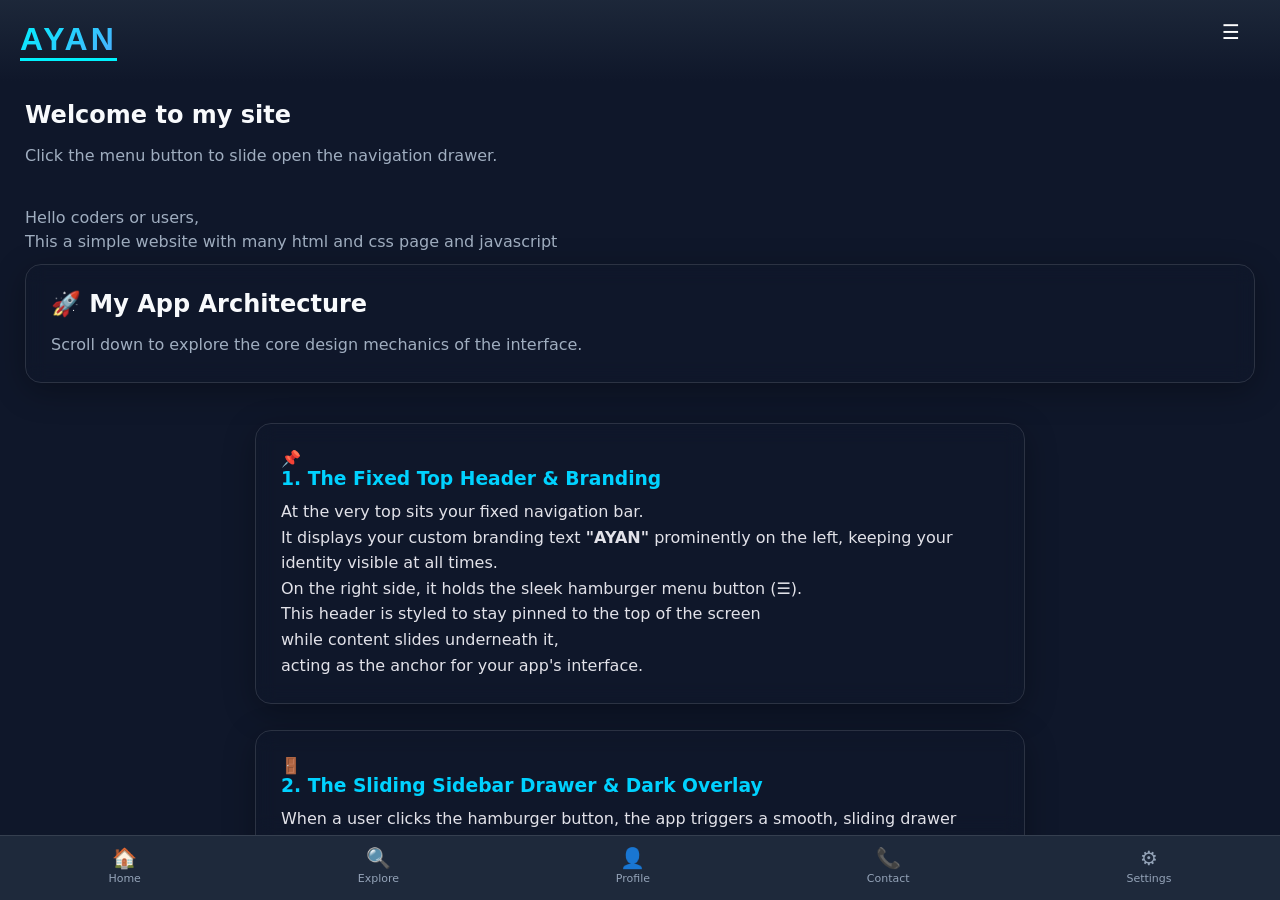
<file: index.html>
<!DOCTYPE html>
<html lang="en">
<head>
  <meta charset="UTF-8">
  <meta name="viewport" content="width=device-width, initial-scale=1.0">
  <title>Ayan App</title>
  <!-- Combined or verified CSS Links -->
  <link rel="stylesheet" href="logo.css">
  <link rel="stylesheet" href="body.css">
  <link rel="stylesheet" href="menubtn.css">
  <link rel="stylesheet" href="style.css">
  <link rel="stylesheet" href="scroll.css">
  <link rel="stylesheet" href="sscrol.css">
</head>
<body>

  <!-- Header Section -->
   <header class="header">
    <div class="logo-container">
        <span class="logo-text">AYAN</span>
    </div>
    <button class="open-btn" id="openBtn" aria-label="Open Menu">☰</button>
  </header>

  <!-- Sliding Sidebar Drawer -->
  <aside class="sidebar" id="sidebar">
    <button class="close-btn" id="closeBtn" aria-label="Close Menu">×</button>
    <div class="logo-container">
      <span class="logo-text">AYAN</span>
    </div>
    <nav class="sidebar-links">
      
         <a href="index.html" class="active">🏠 Home</a>
         <a href="profile.html">👤 About</a>
         <a href="explore.html">🔍 Explore</a>
        <a href="s.html">💻 Projects</a>
        <a href="connect.html">📞 Contact</a>
      
    </nav>
  </aside>

  <!-- Dark Overlay -->
  <div class="overlay" id="overlay"></div>

  <!-- Main Scrolling Viewport Container -->
  <main class="content">
    <div class="main-content">  
      
      <!-- Static Content -->
      <h1>Welcome to my site</h1>
      <p>Click the menu button to slide open the navigation drawer.</p>
      <br><br>
      <div>
        <p>Hello coders or users,<br>This a simple website with many html and css page and javascript</p>
      </div>

      <!-- Intro Header (Appears First on Scroll) -->
      <div class="showcase-intro scroll-animate">
       
        <h1>🚀 My App Architecture</h1> <p>Scroll down to explore the core design mechanics of the interface.</p>
      </div> <!-- The Main Feature Grid Container --> 
      <div class="app-features-container">
        <!-- Feature 1 --> 
        <div class="feature-card scroll-animate">
          <div class="feature-icon">📌</div> 
          <h3>1. The Fixed Top Header & Branding</h3> 
          <p>At the very top sits your fixed navigation bar.
            <br> It displays your custom branding text 
            <strong>"AYAN"</strong> prominently on the left,
            keeping your identity visible at all times.<br> 
            On the right side, it holds the sleek hamburger menu button (☰).<br>
            This header is styled to stay pinned to the top of the screen <br>
            while content slides underneath it, 
            <br>acting as the anchor for your app's interface.
            </p>
        </div>
        <!-- Feature 2 -->
        <div class="feature-card scroll-animate">
          <div class="feature-icon">🚪</div> 
          <h3>2. The Sliding Sidebar Drawer & Dark Overlay</h3>
          <p>When a user clicks the hamburger button, the app triggers a smooth, 
            sliding drawer layout. The menu transitions gracefully from off-screen 
            (left: -250px) to fully visible, containing clean navigation 
            links to your Home, About, Projects, and Contact pages. 
            Simultaneously, a semi-transparent dark background overlay fades in over your main content,<br>
            blurring the background slightly to keep the user focused purely on your menu options.</p>
        </div> 
        <!-- Feature 3 --> 
        <div class="feature-card scroll-animate"> 
          <div class="feature-icon">✨</div>
          <h3>3. The Scroll-to-Appear Main Content</h3>
          <p>As users explore your main page content, 
            <br>elements don't just sit there static—they dynamically wake up.
            <br>By utilizing an automatic visibility observer, text blocks, headers,
            and container boxes stay hidden and slightly lowered by default.<br> 
            The moment a user scrolls down and an item enters the screen view,
            it smoothly slides upward and fades in, creating a high-end, 
            interactive narrative feel.</p>
        </div>
        <!-- Feature 4 --> 
        <div class="feature-card scroll-animate"> 
          <div class="feature-icon">🔔</div>
          <h3>4. The Smart Scroll-Up Alert Box</h3>
          <p>If a user decides to change direction and scroll back upwards,
            <br>the app responds intelligently. 
            <br>A custom floating topic box hidden right beneath the header 
            snaps down into view with a playful, springy bounce animation.
            <br> This temporary alert card is the perfect spot to pitch specific highlights—like 
            a featured app update, a profile spotlight, or a new project announcement—disappearing quietly
            the moment they resume scrolling down.</p> 
        </div>
        <!-- Feature 5 --> 
        <div class="feature-card scroll-animate"> 
          <div class="feature-icon">📱</div>
          <h3>5. The Mobile Bottom Navigation Bar</h3> 
          <p>To maximize responsiveness on smaller mobile devices,
            <br>your layout includes a sticky bottom navigation menu.
            <br> Complete with distinct icons for Home, Explore, Profile,
            and Settings,<br> this bar gives the application a native,
            thumb-friendly app feel.<br> 
            It features a distinct "active" state design that instantly tells users exactly<br>
            which section of your application they are currently viewing.</p> 
        </div> </div> <!-- End of Grid Container --> </div> </div>
  <div class="form-container scroll-animate"> <!-- Your form content goes here --> </div> 
  <!-- Extra dummy space to let you test the scroll features --> 
  <div style="margin-top: 600px;" class="scroll-animate"> 
    <h2>More Content Appears!</h2>
          <p>This smoothly faded in as you scrolled down the page.</p>
      </div>

    </div> <!-- End of main-content -->
  </main> <!-- End of content -->

  <!-- Footer Navigation -->
  <footer>
     <nav class="bottom-nav">
      <a href="index.html" class="nav-item">
        <span class="nav-icon" class="nav-item active">🏠</span>Home
      </a>
      <a href="explore.html" class="nav-item">
        <span class="nav-icon">🔍</span>Explore
      </a>
      <a href="profile.html" class="nav-item">
        <span class="nav-icon">👤</span>Profile
      </a>
      <a href="connect.html" class="nav-item">
        <span class="nav-icon">📞</span>Contact
      </a>
      <a href="setting.html" class="nav-item">
        <span class="nav-icon">⚙️</span>Settings
      </a>
    </nav>
  </footer>

  <!-- Scripts Layout -->
  <script src="script.js"></script>
  <script src="scroll.js"></script>
  <script src="sscrol.js"></script>

</body>
           </html>
</file>
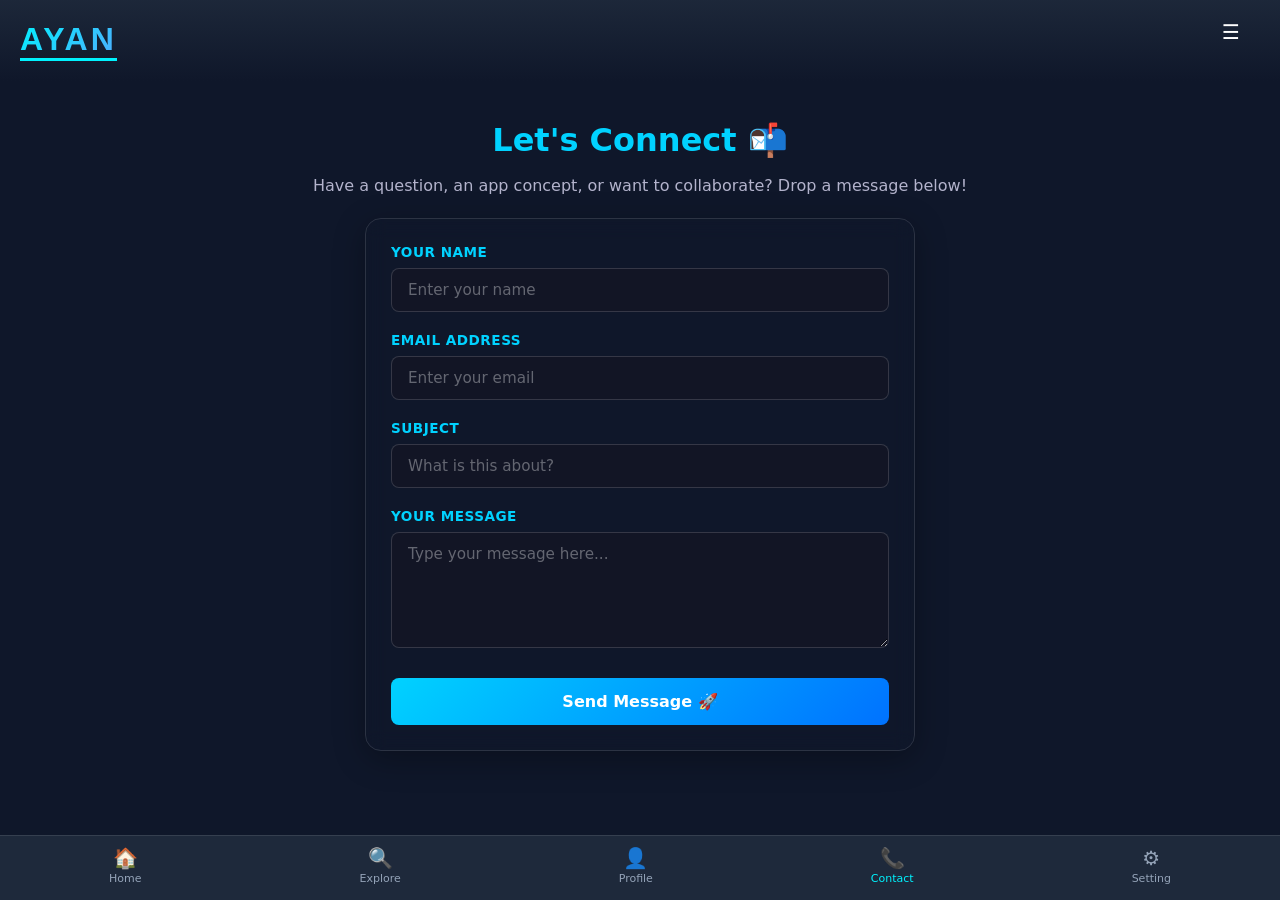
<file: connect.html>
<!DOCTYPE html>
<html lang="en">
<head>
  <meta http-equiv="CONTENT-TYPE" content="text/html; charset=UTF-8">
  <meta name="viewport" content="width=device-width, initial-scale=1.0">
  <title>AYAN | Contact</title>
  <link rel="stylesheet" href="style.css">
  <link rel="stylesheet" href="logo.css">
  <link rel="stylesheet" href="body.css">
  <link rel="stylesheet" href="menubtn.css">
  <link rel="stylesheet" href="scroll.css">
  <link rel="stylesheet" href="connect.css">
</head>
<body>

  <!-- Top Header Section -->
  <div class="header">
    <div class="logo-container">
        <span class="logo-text">AYAN</span>
    </div>
    <button class="open-btn" id="openBtn">☰</button>
  </div>

  <!-- Sliding Sidebar Drawer -->
  <div class="sidebar" id="sidebar">
    <button class="close-btn" id="closeBtn">×</button>
    <div class="logo-container">
      <span class="logo-text">AYAN</span>
    </div>
    <ul class="sidebar-links">
      <li><a href="index.html">🏠 Home</a></li>
      <li><a href="profile.html">👤 About</a></li>
      <li><a href="explore.html">🔍 Explore</a></li>
      <li><a href="s.html">💻 Projects</a></li>
      <li><a href="connect.html" class="active">📞 Contact</a></li>
    </ul>
  </div>

  <!-- Dark Overlay -->
  <div class="overlay" id="overlay"></div>

  <!-- Main Viewport Wrap -->
  <div class="content">
    <div class="main-content">
      
      <!-- Contact Header Block -->
      <div class="contact-intro scroll-animate">
        <h1>Let's Connect 📬</h1>
        <p>Have a question, an app concept, or want to collaborate? Drop a message below!</p>
      </div>

      <!-- Glassmorphic Contact Form Box -->
      <div class="form-container scroll-animate">
        <form action="#" method="POST" id="contactForm">
          
          <div class="input-group">
            <label for="name">Your Name</label>
            <input type="text" id="name" name="name" placeholder="Enter your name" required>
          </div>

          <div class="input-group">
            <label for="email">Email Address</label>
            <input type="email" id="email" name="email" placeholder="Enter your email" required>
          </div>

          <div class="input-group">
            <label for="subject">Subject</label>
            <input type="text" id="subject" name="subject" placeholder="What is this about?" required>
          </div>

          <div class="input-group">
            <label for="message">Your Message</label>
            <textarea id="message" name="message" rows="5" placeholder="Type your message here..." required></textarea>
          </div>

          <button  type="submit" class="submit-btn">Send Message 🚀</button>
        </form>
      </div>

    </div>
  </div>

  <!-- Sticky Bottom Navigation Footer -->
  <footer>
     <nav class="bottom-nav">
      <a href="index.html" class="nav-item">
        <span class="nav-icon">🏠</span>Home
      </a>
      <a href="explore.html" class="nav-item">
        <span class="nav-icon">🔍</span>Explore
      </a>
      <a href="profile.html" class="nav-item">
        <span class="nav-icon">👤</span>Profile
      </a>
      <a href="connect.html" class="nav-item active">
        <span class="nav-icon">📞</span>Contact
      </a>
      <a href="setting.html" class="nav-item">
        <span class="nav-icon">⚙️</span>Setting
      </a>
    </nav>
  </footer>

  <!-- Scripts Logic Linkages -->
  <script src="script.js"></script>
  <script src="scroll.js"></script>

</body>
</html>
</file>
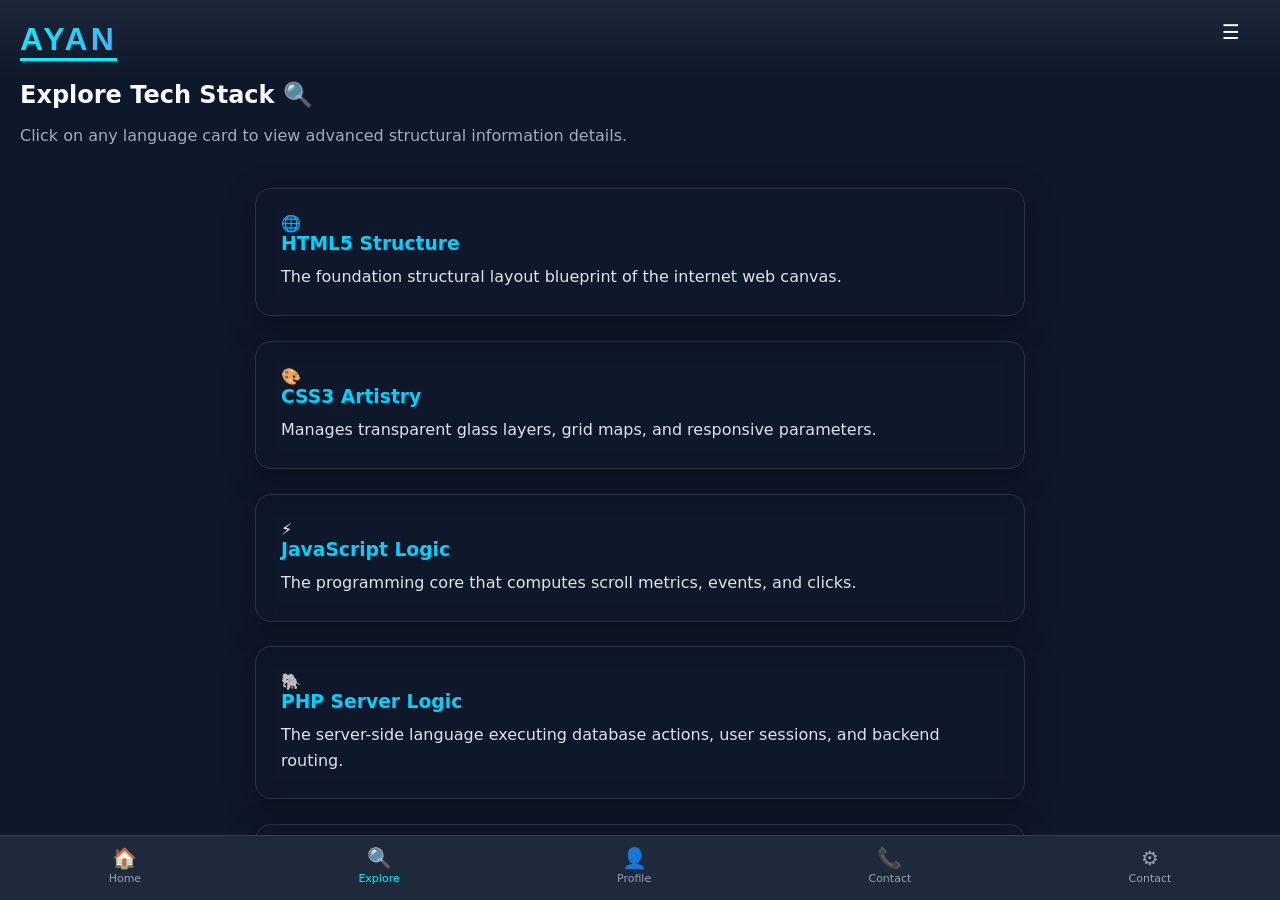
<file: explore.html>
<!DOCTYPE html>
<html lang="en">
<head>
  <meta http-equiv="CONTENT-TYPE" content="text/html; charset=UTF-8">
  <meta name="viewport" content="width=device-width, initial-scale=1.0">
  <title>AYAN | Explore</title>
  <link rel="stylesheet" href="style.css">
  <link rel="stylesheet" href="logo.css">
  <link rel="stylesheet" href="body.css">
  <link rel="stylesheet" href="menubtn.css">
  <link rel="stylesheet" href="scroll.css">
  <link rel="stylesheet" href="explore.css">
</head>
<body>

  <!-- Top Header Section -->
  <div class="header">
    <div class="logo-container">
        <span class="logo-text">AYAN</span>
    </div>
    <button class="open-btn" id="openBtn">☰</button>
  </div>

  <!-- Sliding Sidebar Drawer -->
  <div class="sidebar" id="sidebar">
    <button class="close-btn" id="closeBtn">×</button>
    <div class="logo-container"><span class="logo-text">AYAN</span></div>
    <ul class="sidebar-links">
      <li><a href="index.html">🏠 Home</a></li>
      <li><a href="profile.html">👤 About</a></li>
      <li><a href="explore.html" class="active">🔍 Explore</a></li>
      <li><a href="s.html">💻 Projects</a></li>
      <li><a href="connect.html">📞 Contact</a></li>
    </ul>
  </div>

  <!-- Dark Overlay -->
  <div class="overlay" id="overlay"></div>

  <!-- Main Explore Viewport -->
  <div class="content">
    <div class="main-content">
      
      <div class="contact-intro scroll-animate">
        <h1>Explore Tech Stack 🔍</h1>
        <p>Click on any language card to view advanced structural information details.</p>
      </div>

      <!-- Grid Container for Tech Cards -->
      <div class="app-features-container">
        
        <!-- HTML Card (Data attributes hold the details text) -->
        <div class="feature-card scroll-animate tech-card" data-tech="HTML5" 
             data-details="HTML (HyperText Markup Language) is the backbone of every website structure. It organizes text, embeds image mechanics, and maps links into hierarchical trees. Our app layout uses clean HTML5 semantic tags like headers, sections, and footers to optimize rendering performance.">
          <div class="feature-icon">🌐</div>
          <h3>HTML5 Structure</h3>
          <p>The foundation structural layout blueprint of the internet web canvas.</p>
        </div>

        <!-- CSS3 Card -->
        <div class="feature-card scroll-animate tech-card" data-tech="CSS3 Artistry" 
             data-details="CSS (Cascading Style Sheets) controls presentation, responsive scaling grids, and visual animations. This app leverages modern CSS flex-tracks, grid structures, custom blur filters, and cubic-bezier transition matrixes to orchestrate a high-end interface without lagging the graphics hardware.">
          <div class="feature-icon">🎨</div>
          <h3>CSS3 Artistry</h3>
          <p>Manages transparent glass layers, grid maps, and responsive parameters.</p>
        </div>

        <!-- JavaScript Card -->
        <div class="feature-card scroll-animate tech-card" data-tech="JavaScript Logic" 
             data-details="JavaScript injects core dynamic logic engine operations. It binds user gesture inputs, measures real-time scroll vectors, processes window intersection observers for reveal animations, and handles active modal pop-ups dynamically without requiring a full web page reload.">
          <div class="feature-icon">⚡</div>
          <h3>JavaScript Logic</h3>
          <p>The programming core that computes scroll metrics, events, and clicks.</p>
        </div>
      <!-- php Card -->
        <div class="feature-card scroll-animate tech-card" data-tech="PHP Server Logic" 
               data-details="PHP handles backend server-side engine processing. It securely interacts with relational databases like MySQL, manages user authentication sessions, processes form submissions, dynamically constructs HTML templates before sending them to the browser, and routes server API requests smoothly.">
        <div class="feature-icon">🐘</div>
        <h3>PHP Server Logic</h3>
        <p>The server-side language executing database actions, user sessions, and backend routing.</p>
        </div>
        <!--pythone-->
        <div class="feature-card scroll-animate tech-card" data-tech="Python Backend" 
           data-details="Python powers backend APIs, automation scripting, and microservices via modern frameworks like Django or Flask. It handles computationally heavy data processing tasks, integrates machine learning model endpoints, runs automated cron jobs, and serves structured JSON data arrays cleanly to front-end interfaces.">
         <div class="feature-icon">🐍</div>
        <h3>Python Backend</h3>
       <p>The backend framework handler running APIs, complex logic, and automated data processing.</p>
       </div>

      </div>
    </div>
  </div>

  <!-- ==========================================================================
       Interactive Details Pop-up Modal Drawer Box
       ========================================================================== -->
  <div class="details-modal" id="detailsModal">
    <button class="modal-close" id="modalCloseBtn">&times;</button>
    <div class="modal-icon" id="modalIcon">🔮</div>
    <h2 id="modalTitle">Topic Title</h2>
    <p id="modalBody">Detailed text content will be inserted automatically by javascript here.</p>
  </div>

  <!-- Sticky Bottom Navigation Footer -->
  <footer>
     <nav class="bottom-nav">
      <a href="index.html" class="nav-item"><span class="nav-icon">🏠</span>Home</a>
      <a href="explore.html" class="nav-item active"><span class="nav-icon">🔍</span>Explore</a>
      <a href="profile.html" class="nav-item"><span class="nav-icon">👤</span>Profile</a>
       <a href="connect.html" class="nav-item">
        <span class="nav-icon">📞</span>Contact
      </a>
      <a href="setting.html" class="nav-item"><span class="nav-icon">⚙️</span>Contact</a>
    </nav>
  </footer>

  <!-- Scripts -->
  <script src="script.js"></script>
  <script src="scroll.js"></script>
  <script src="explore.js"></script>
</body>
</html>
</file>
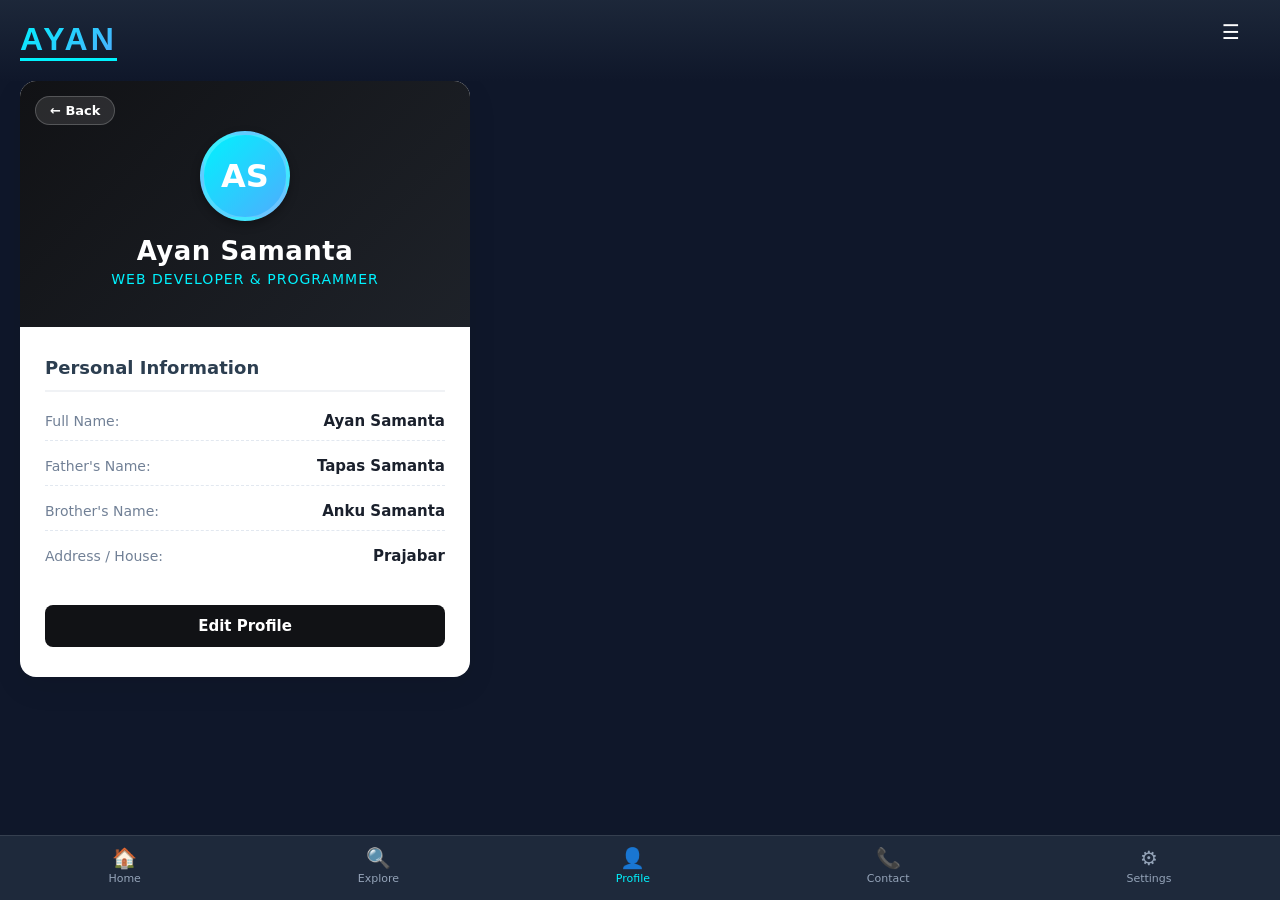
<file: profile.html>
<!DOCTYPE html>
<html lang="en">
<head>
  <meta charset="UTF-8">
  <meta name="viewport" content="width=device-width, initial-scale=1.0">
  <title>Ayan Samanta - Profile</title>
  <link rel="stylesheet" href="profile.css">
  <link rel="stylesheet" href="style.css">
  <link rel="stylesheet" href="body.css">
  <link rel="stylesheet" href="logo.css">
  <link rel="stylesheet" href="menubtn.css">
</head>
<body>

  <header class="header navbar">
    <div class="logo-container">
      <span class="logo-text">AYAN</span>
    </div>
    <button class="open-btn" id="openBtn" aria-label="Open Navigation Drawer Menu">☰</button>
  </header>

  <div class="sidebar" id="sidebar">
    <button class="close-btn" id="closeBtn" aria-label="Close Navigation Menu">×</button>

    <div class="logo-container">
      <span class="logo-text">AYAN</span>
    </div>

    <ul class="sidebar-links">
      <li><a href="index.html">🏠 Home</a></li>
      <li><a href="profile.html" class="active">👤 About</a></li>
      <li><a href="s.html">💻 Projects</a></li>
      <li><a href="explore.html">🔍 Explore</a></li>
      <li><a href="connect.html">📞 Contact</a></li>
    </ul>
  </div>

  <div class="overlay" id="overlay"></div>

  <main class="content">
    <div class="profile-container">
      
      <div class="profile-header">
        <button class="back-btn" onclick="goBack()">← Back</button>
        <div id="displayInitials" class="avatar-circle">AS</div>
        <h1 id="displayName" class="profile-name">Ayan Samanta</h1>
        <p class="profile-tagline">Web Developer & Programmer</p>
      </div>

      <div class="profile-body">
        <h2>Personal Information</h2>
        <hr class="divider">
        
        <div class="info-grid">
          <div class="info-item">
            <span class="label">Full Name:</span>
            <span id="displayFullName" class="value">Ayan Samanta</span>
          </div>
          
          <div class="info-item">
            <span class="label">Father's Name:</span>
            <span id="displayFatherName" class="value">Tapas Samanta</span>
          </div>

          <div class="info-item">
            <span class="label">Brother's Name:</span>
            <span id="displayBrotherName" class="value">Anku Samanta</span>
          </div>

          <div class="info-item">
            <span class="label">Address / House:</span>
            <span id="displayHouse" class="value">Prajabar</span>
          </div>
        </div>
      </div>

      <div class="profile-footer">
        <button class="edit-btn" onclick="openEditModal()">Edit Profile</button>
      </div>
    </div>

    <div class="modal-overlay" id="editModal">
      <div class="modal-box">
        <h3>Edit Your Profile</h3>
        <form id="editForm" onsubmit="saveProfileData(event)">
          
          <div class="form-group">
            <label for="inputName">Full Name</label>
            <input type="text" id="inputName" required autocomplete="name">
          </div>

          <div class="form-group">
            <label for="inputFather">Father's Name</label>
            <input type="text" id="inputFather" required>
          </div>

          <div class="form-group">
            <label for="inputBrother">Brother's Name</label>
            <input type="text" id="inputBrother" required>
          </div>

          <div class="form-group">
            <label for="inputHouse">House / Address</label>
            <input type="text" id="inputHouse" required>
          </div>

          <div class="modal-buttons">
            <button type="button" class="cancel-btn" onclick="closeEditModal()">Cancel</button>
            <button type="submit" class="save-btn">Save Changes</button>
          </div>
          
        </form>
      </div>
    </div>
  </main>

  <nav class="bottom-nav">
    <a href="index.html" class="nav-item">
      <span class="nav-icon">🏠</span>Home
    </a>
    <a href="explore.html" class="nav-item">
      <span class="nav-icon">🔍</span>Explore
    </a>
    <a href="profile.html" class="nav-item active">
      <span class="nav-icon">👤</span>Profile
    </a>
    <a href="connect.html" class="nav-item">
      <span class="nav-icon">📞</span>Contact
    </a>
    <a href="setting.html" class="nav-item">
      <span class="nav-icon">⚙️</span>Settings
    </a>
  </nav>

  <script src="by.js"></script>
  <script src="script.js"></script>
</body>
  </html>
</file>
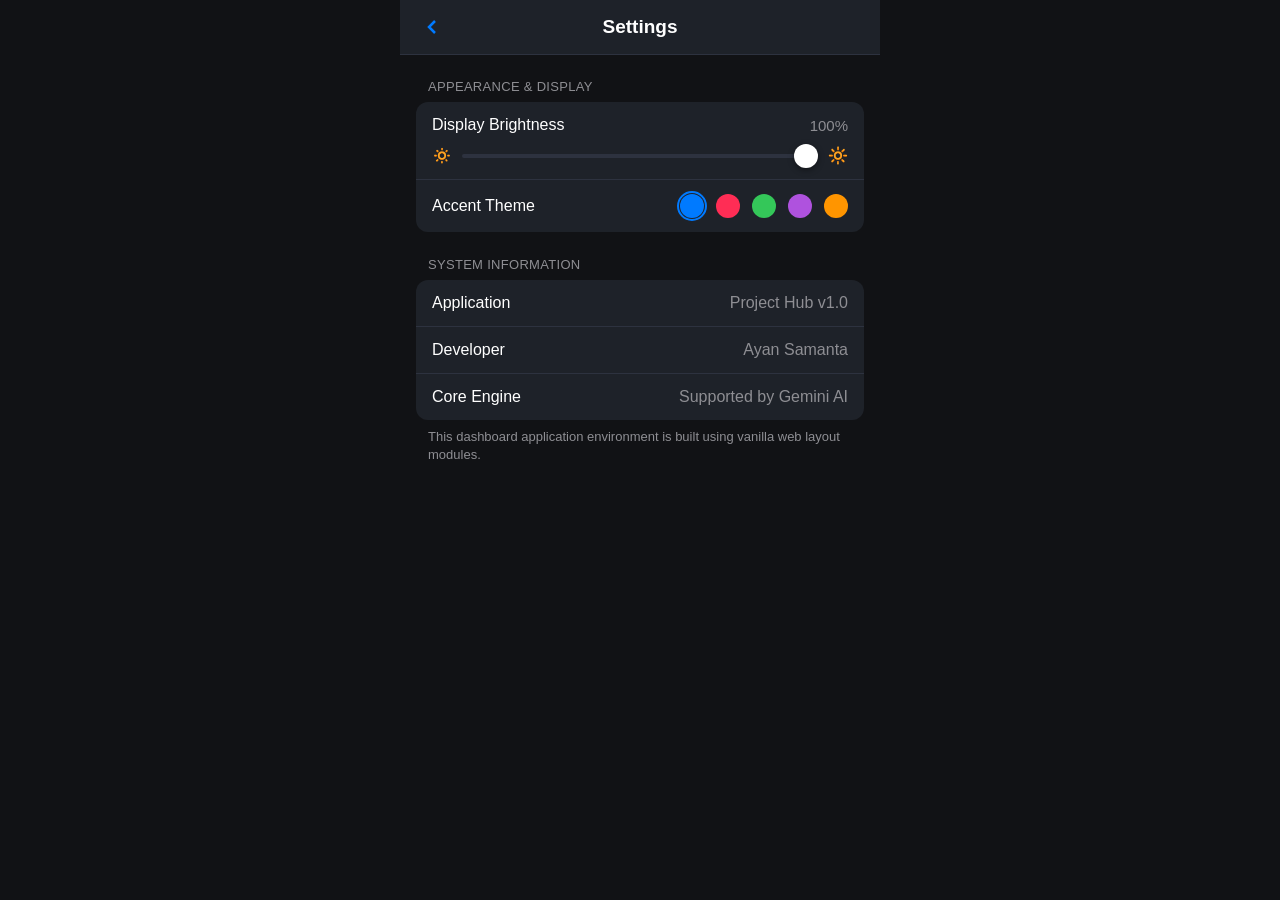
<file: setting.html>
<!DOCTYPE html>
<html lang="en">
<head>
  <meta charset="UTF-8">
  <meta name="viewport" content="width=device-width, initial-scale=1.0">
  <title>Settings</title>
  <link rel="stylesheet" href="setting.css">
</head>
<body>

  <div class="brightness-overlay" id="brightnessOverlay"></div>

  <div class="settings-app">
    
    <header class="top-bar">
      <button class="nav-btn-back" onclick="goBack()">
        <svg viewBox="0 0 24 24" width="24" height="24" fill="none" stroke="currentColor" stroke-width="2.5"><polyline points="15 18 9 12 15 6"></polyline></svg>
      </button>
      <h1 class="page-title">Settings</h1>
      <div class="spacer"></div>
    </header>

    <main class="settings-content">
      
      <section class="settings-group">
        <h2 class="group-title">Appearance & Display</h2>
        <div class="group-card">
          
          <div class="settings-row item-slider">
            <div class="row-meta">
              <span class="row-label">Display Brightness</span>
              <span id="brightnessValue" class="status-text">100%</span>
            </div>
            <div class="slider-wrapper">
              <span class="slider-icon">🔅</span>
              <input type="range" id="brightnessRange" min="20" max="100" value="100" class="pro-slider">
              <span class="slider-icon">🔆</span>
            </div>
          </div>

          <div class="settings-row item-palette">
            <span class="row-label">Accent Theme</span>
            <div class="color-options-grid">
              <button class="theme-dot" style="--dot-color: #007aff;" onclick="changeThemeColor('#007aff', this)"></button>
              <button class="theme-dot" style="--dot-color: #ff2d55;" onclick="changeThemeColor('#ff2d55', this)"></button>
              <button class="theme-dot" style="--dot-color: #34c759;" onclick="changeThemeColor('#34c759', this)"></button>
              <button class="theme-dot" style="--dot-color: #af52de;" onclick="changeThemeColor('#af52de', this)"></button>
              <button class="theme-dot" style="--dot-color: #ff9500;" onclick="changeThemeColor('#ff9500', this)"></button>
            </div>
          </div>

        </div>
      </section>

      <section class="settings-group">
        <h2 class="group-title">System Information</h2>
        <div class="group-card">
          <div class="settings-row static-row">
            <span class="row-label">Application</span>
            <span class="row-value-static">Project Hub v1.0</span>
          </div>
          <div class="settings-row static-row">
            <span class="row-label">Developer</span>
            <span class="row-value-static">Ayan Samanta</span>
          </div>
          <div class="settings-row static-row">
            <span class="row-label">Core Engine</span>
            <span class="row-value-static">Supported by Gemini AI</span>
          </div>
        </div>
        <p class="group-footer-note">This dashboard application environment is built using vanilla web layout modules.</p>
      </section>

    </main>
  </div>

  <script src="setting.js"></script>
</body>
        </html>
</file>
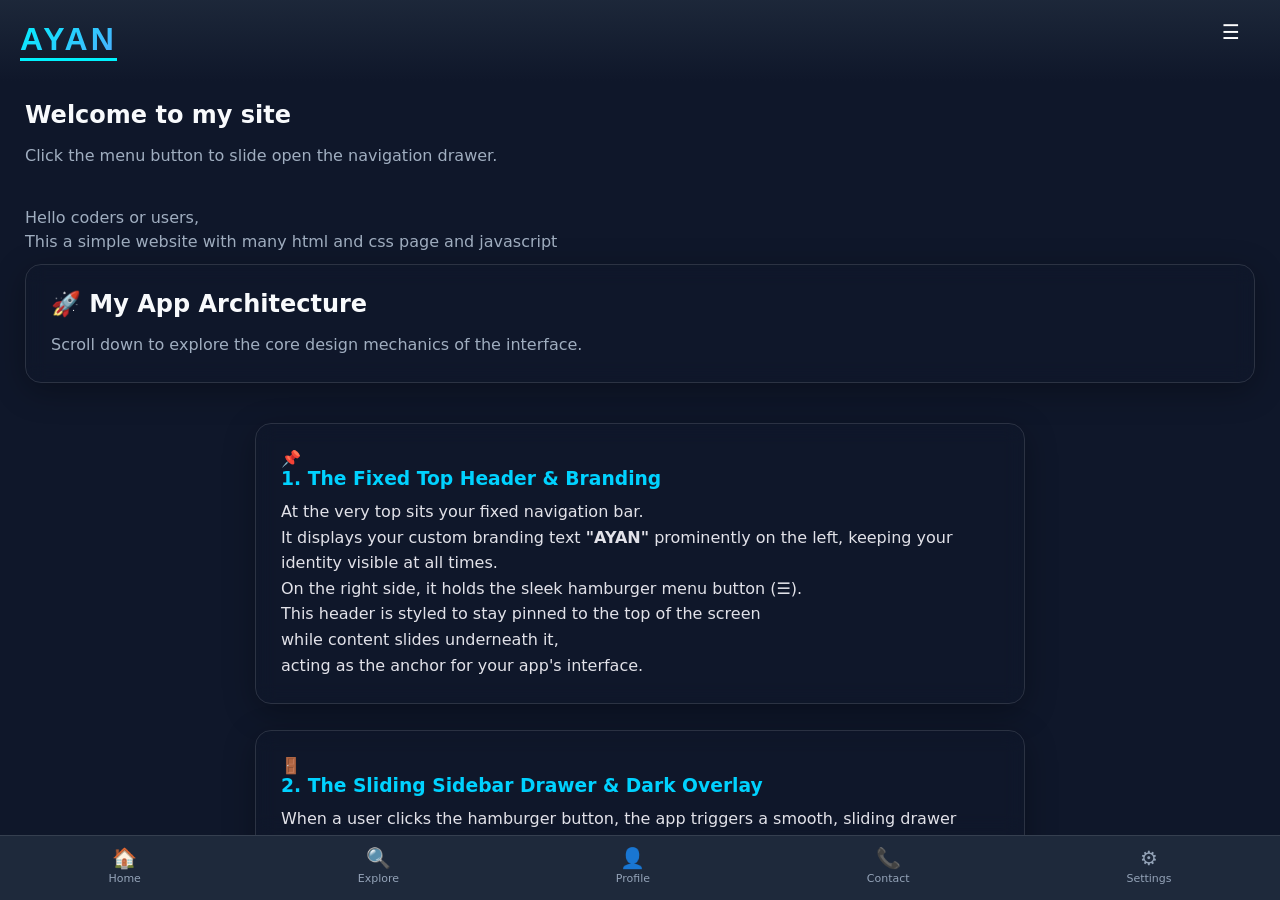
<file: t.html>
<!DOCTYPE html>
<html lang="en">
<head>
  <meta charset="UTF-8">
  <meta name="viewport" content="width=device-width, initial-scale=1.0">
  <title>Ayan App</title>
  <!-- Combined or verified CSS Links -->
  <link rel="stylesheet" href="logo.css">
  <link rel="stylesheet" href="body.css">
  <link rel="stylesheet" href="menubtn.css">
  <link rel="stylesheet" href="style.css">
  <link rel="stylesheet" href="scroll.css">
  <link rel="stylesheet" href="sscrol.css">
</head>
<body>

  <!-- Header Section -->
   <header class="header">
    <div class="logo-container">
        <span class="logo-text">AYAN</span>
    </div>
    <button class="open-btn" id="openBtn" aria-label="Open Menu">☰</button>
  </header>

  <!-- Sliding Sidebar Drawer -->
  <aside class="sidebar" id="sidebar">
    <button class="close-btn" id="closeBtn" aria-label="Close Menu">×</button>
    <div class="logo-container">
      <span class="logo-text">AYAN</span>
    </div>
    <nav class="sidebar-links">
      
         <a href="t.html" class="active">🏠 Home</a>
         <a href="profile.html">👤 About</a>
         <a href="explore.html">🔍 Explore</a>
        <a href="s.html">💻 Projects</a>
        <a href="connect.html">📞 Contact</a>
      
    </nav>
  </aside>

  <!-- Dark Overlay -->
  <div class="overlay" id="overlay"></div>

  <!-- Main Scrolling Viewport Container -->
  <main class="content">
    <div class="main-content">  
      
      <!-- Static Content -->
      <h1>Welcome to my site</h1>
      <p>Click the menu button to slide open the navigation drawer.</p>
      <br><br>
      <div>
        <p>Hello coders or users,<br>This a simple website with many html and css page and javascript</p>
      </div>

      <!-- Intro Header (Appears First on Scroll) -->
      <div class="showcase-intro scroll-animate">
       
        <h1>🚀 My App Architecture</h1> <p>Scroll down to explore the core design mechanics of the interface.</p>
      </div> <!-- The Main Feature Grid Container --> 
      <div class="app-features-container">
        <!-- Feature 1 --> 
        <div class="feature-card scroll-animate">
          <div class="feature-icon">📌</div> 
          <h3>1. The Fixed Top Header & Branding</h3> 
          <p>At the very top sits your fixed navigation bar.
            <br> It displays your custom branding text 
            <strong>"AYAN"</strong> prominently on the left,
            keeping your identity visible at all times.<br> 
            On the right side, it holds the sleek hamburger menu button (☰).<br>
            This header is styled to stay pinned to the top of the screen <br>
            while content slides underneath it, 
            <br>acting as the anchor for your app's interface.
            </p>
        </div>
        <!-- Feature 2 -->
        <div class="feature-card scroll-animate">
          <div class="feature-icon">🚪</div> 
          <h3>2. The Sliding Sidebar Drawer & Dark Overlay</h3>
          <p>When a user clicks the hamburger button, the app triggers a smooth, 
            sliding drawer layout. The menu transitions gracefully from off-screen 
            (left: -250px) to fully visible, containing clean navigation 
            links to your Home, About, Projects, and Contact pages. 
            Simultaneously, a semi-transparent dark background overlay fades in over your main content,<br>
            blurring the background slightly to keep the user focused purely on your menu options.</p>
        </div> 
        <!-- Feature 3 --> 
        <div class="feature-card scroll-animate"> 
          <div class="feature-icon">✨</div>
          <h3>3. The Scroll-to-Appear Main Content</h3>
          <p>As users explore your main page content, 
            <br>elements don't just sit there static—they dynamically wake up.
            <br>By utilizing an automatic visibility observer, text blocks, headers,
            and container boxes stay hidden and slightly lowered by default.<br> 
            The moment a user scrolls down and an item enters the screen view,
            it smoothly slides upward and fades in, creating a high-end, 
            interactive narrative feel.</p>
        </div>
        <!-- Feature 4 --> 
        <div class="feature-card scroll-animate"> 
          <div class="feature-icon">🔔</div>
          <h3>4. The Smart Scroll-Up Alert Box</h3>
          <p>If a user decides to change direction and scroll back upwards,
            <br>the app responds intelligently. 
            <br>A custom floating topic box hidden right beneath the header 
            snaps down into view with a playful, springy bounce animation.
            <br> This temporary alert card is the perfect spot to pitch specific highlights—like 
            a featured app update, a profile spotlight, or a new project announcement—disappearing quietly
            the moment they resume scrolling down.</p> 
        </div>
        <!-- Feature 5 --> 
        <div class="feature-card scroll-animate"> 
          <div class="feature-icon">📱</div>
          <h3>5. The Mobile Bottom Navigation Bar</h3> 
          <p>To maximize responsiveness on smaller mobile devices,
            <br>your layout includes a sticky bottom navigation menu.
            <br> Complete with distinct icons for Home, Explore, Profile,
            and Settings,<br> this bar gives the application a native,
            thumb-friendly app feel.<br> 
            It features a distinct "active" state design that instantly tells users exactly<br>
            which section of your application they are currently viewing.</p> 
        </div> </div> <!-- End of Grid Container --> </div> </div>
  <div class="form-container scroll-animate"> <!-- Your form content goes here --> </div> 
  <!-- Extra dummy space to let you test the scroll features --> 
  <div style="margin-top: 600px;" class="scroll-animate"> 
    <h2>More Content Appears!</h2>
          <p>This smoothly faded in as you scrolled down the page.</p>
      </div>

    </div> <!-- End of main-content -->
  </main> <!-- End of content -->

  <!-- Footer Navigation -->
  <footer>
     <nav class="bottom-nav">
      <a href="t.html" class="nav-item">
        <span class="nav-icon" class="nav-item active">🏠</span>Home
      </a>
      <a href="explore.html" class="nav-item">
        <span class="nav-icon">🔍</span>Explore
      </a>
      <a href="profile.html" class="nav-item">
        <span class="nav-icon">👤</span>Profile
      </a>
      <a href="connect.html" class="nav-item">
        <span class="nav-icon">📞</span>Contact
      </a>
      <a href="setting.html" class="nav-item">
        <span class="nav-icon">⚙️</span>Settings
      </a>
    </nav>
  </footer>

  <!-- Scripts Layout -->
  <script src="script.js"></script>
  <script src="scroll.js"></script>
  <script src="sscrol.js"></script>

</body>
           </html>
</file>
<file: logo.css>
/* --- AYAN LOGO STYLE --- */
.logo-container {
  text-align: center;
}

.logo-text {
  font-family: 'Arial Black', sans-serif;
  font-size: 32px;
  font-weight: 900;
  letter-spacing: 3px;
  display: inline-block;
  background: linear-gradient(135deg, #00f2fe 0%, #4facfe 100%);
  -webkit-background-clip: text;
  -webkit-text-fill-color: transparent;
  border-bottom: 3px solid #00f2fe;
  line-height: 1.2;
}
</file>
<file: body.css>
:root {
      --primary: #6366f1;
      --bg: #0f172a;
      --card: #1e293b;
      --text: #f8fafc;
    }

    * {
      margin: 0;
      padding: 0;
      box-sizing: border-box;
      -webkit-tap-highlight-color: transparent;
      font-family: -apple-system, system-ui, BlinkMacSystemFont, "Segoe UI", Roboto, sans-serif;
    }
body{
      background-color: var(--bg);
      color: var(--text);   
      height: 100vh;
      overflow: hidden;
      display: flex;
      flex-direction: column;
      
}
     .header {
  padding: 20px;
  background: linear-gradient(to bottom, rgba(30, 41, 59, 0.9), transparent);
  
  /* Flexbox settings force content to the horizontal ends */
  display: flex;
  align-items: center;       /* Centers items vertically */
  justify-content: flex-start; /* Forces the logo to stick to the left edge */
  width: 100%;               /* Ensures it spans the full viewport width */
}

 

 /* Scrollable Content Area */
    .content {
      flex: 1;
      overflow-y: auto;
      padding: 0 20px 100px; /* Space for bottom nav */
          
    }
</file>
<file: menubtn.css>
/* --- THE HAMBURGER BUTTON --- */
.open-btn {
  position: fixed;
  top: 5px;
  right:20px;
  font-size: 20px;
  font-weight: bold;
  padding: 15px 20px;
  background-color:transparent;
  color: white;
  border: none;
  border-radius: 5px;
  z-index: 900;/* Sits below the open sidebar */
  transition: background 0.3s;
}
</file>
<file: style.css>
/* --- SLIDING SIDEBAR (Fixed & Hidden to Right) --- */
    .sidebar {
      position: fixed;
      top: 0;
      right: -300px; /* Securely hides it off-screen to the right */
      width: 250px;
      height: 100vh;
      background-color:transparent; 
      padding: 80px 25px 25px 25px;
      display: flex;
      flex-direction: column;
      gap: 30px;
      box-shadow: -4px 0 20px rgba(0, 0, 0, 0.5);
      z-index: 2000; /* Sits above everything else */
      transition: right 0.4s cubic-bezier(0.1, 0.8, 0.3, 1);
    }

    /* Toggle visibility class via JS */
    .sidebar.active {
      right: 0; 
    }

    .close-btn {
      position: absolute;
      top: 15px;
      right: 20px;
      font-size: 35px;
      color: #a0aec0;
      background: none;
      border: none;
      
    }

    /* --- SIDEBAR NAVIGATION LINKS --- */
    .sidebar-links {
      list-style: none;
      display: flex;
      flex-direction: column;
      gap: 15px;
    }

    .sidebar-links a {
      text-decoration: none;
      color: #a0aec0;
      font-size: 18px;
      font-weight: 600;
      display: block;
      padding: 12px 15px;
      border-radius: 8px;
      transition: all 0.3s ease;
    }

    .sidebar-links a:hover,
    .sidebar-links a.active {
      color: #ffffff;
      background: rgba(0, 242, 254, 0.15);
      border-left: 4px solid #00f2fe;
    }

    /* --- BACKGROUND OVERLAY --- */
    .overlay {
      position: fixed;
      top: 0;
      left: 0;
      width: 100vw;
      height: 100vh;
      background-color: rgba(0, 0, 0, 0.6);
      backdrop-filter: blur(4px);
      z-index: 1500;
      opacity: 0;
      pointer-events: none;
      transition: opacity 0.4s ease;
    }

    .overlay.active {
      opacity: 1;
      pointer-events: auto;
    }

    /* --- MAIN PAGE CONTENT CONTAINER --- */
    .content {
      padding: 20px 25px 120px 25px; /* Bottom padding protects view from bottom navigation bar */
    }

    .main-content h1 {
      margin-bottom: 15px;
      font-size: 24px;
    }

    .main-content p {
      color: #a0aec0;
      line-height: 1.5;
    }

    /* --- MOBILE BOTTOM NAVIGATION --- */
    .bottom-nav {
      position: fixed;
      bottom: 0;
      left: 0;
      right: 0;
      height: 65px;
      background: #1e293b;
      display: flex;
      justify-content: space-around;
      align-items: center;
      border-top: 1px solid rgba(255,255,255,0.1);
      z-index: 1000;
      padding-bottom: 5px;
    }

    .nav-item {
      color: #94a3b8;
      font-size: 11px;
      text-align: center;
      text-decoration: none;
      display: flex;
      flex-direction: column;
      align-items: center;
    }

    .nav-item.active {
      color: #00f2fe;
    }

    .nav-icon {
      font-size: 20px;
      margin-bottom: 2px;
    }
</file>
<file: scroll.css>
/* ==========================================================================
   Transparent Glassmorphism & Staggered Animation Engine
   ========================================================================== */

/* The Main Container Grid */
.app-features-container {
  display: grid;
  grid-template-columns: 1fr;
  gap: 25px;
  max-width:800px;
  margin: 40px auto;
  padding: 0 15px;
}

/* 1. Base Setup: Transparent Glass Box Design with Initial Blur */
.feature-card, .showcase-intro, .form-container {
  /* Semi-transparent dark background */
  background: rgba(30, 30, 47, 0.65),transparent; 
  /* Blurs whatever background content is behind the box */
  backdrop-filter: blur(10px); 
  -webkit-backdrop-filter: blur(10px);
  
  /* Soft elegant border and shadow */
  border: 1px solid rgba(255, 255, 255, 0.12); 
  border-radius: 16px;
  padding: 25px;
  box-shadow: 0 8px 32px 0 rgba(0, 0, 0, 0.3);

  /* Animation Initial States */
  opacity: 0;
  filter: blur(15px); /* Content blur state */
  transition: opacity 0.8s ease-out, 
              filter 0.8s ease-out, 
              transform 0.8s cubic-bezier(0.25, 1, 0.5, 1),
              border-color 0.3s ease;
  will-change: transform, opacity, filter;
}
.showcase-intro{
  margin-top:10px;
}
/* 2. ODD numbered cards start from the LEFT */
.feature-card:nth-child(odd),
.showcase-intro {
  transform: translateX(-60px) scale(0.95);
}

/* 3. EVEN numbered cards start from the RIGHT */
.feature-card:nth-child(even) {
  transform: translateX(60px) scale(0.95);
}

/* 4. Active State: Smoothly slides in and clears up */
.scroll-animate.show {
  opacity: 1;
  filter: blur(0px);
  transform: translateX(0) translateY(0) scale(1);
}

/* Hover glow effect over the transparent box */
.feature-card:hover {
  border-color: #00d2ff;
  box-shadow: 0 8px 32px 0 rgba(0, 210, 255, 0.15);
}

/* Text styling adjustments inside transparent boxes */
.feature-card h3 {
  color: #00d2ff;
  margin-top: 0;
  margin-bottom: 10px;
}

.feature-card p {
  color: #e2e2e9;
  line-height: 1.6;
  margin: 0;
  }
</file>
<file: sscrol.css>
/* ==========================================================================
   Premium Blur-to-Clean Scroll Animation
   ========================================================================== */

/* 1. Initial State: Hidden, Lowered, and Heavily Blurred */
.scroll-animate {
  opacity: 0;
  filter: blur(15px);                  /* Starts completely blurry */
  transform: translateY(40px) scale(0.95); /* Slightly lowered and shrunk */
  
  /* Smooth transition handling for opacity, blur, and movement */
  transition: opacity 0.9s cubic-bezier(0.25, 1, 0.5, 1), 
              filter 1.1s cubic-bezier(0.25, 1, 0.5, 1),
              transform 0.9s cubic-bezier(0.25, 1, 0.5, 1);
  
  will-change: transform, opacity, filter; /* Optimizes mobile performance */
}

/* 2. Active State: Triggered via JavaScript when it enters the viewport */
.scroll-animate.show {
  opacity: 1;
  filter: blur(0px);                   /* Clears up perfectly */
  transform: translateY(0) scale(1);   /* Snaps to original position and size */
}
</file>
<file: connect.css>
/* ==========================================================================
   Contact Page Glassmorphic Styling
   ========================================================================== */

.contact-intro {
  text-align: center;
  margin-top: 40px;
  margin-bottom: 20px;
}

.contact-intro h1 {
  font-size: 2rem;
  color: #00d2ff;
}

.contact-intro p {
  color: #b3b3cc;
}

/* Glass Wrapper around the form */
.form-container {
  max-width: 550px;
  margin: 0 auto 100px auto; /* Margin bottom keeps it from getting covered by footer */
  width: 90%;
}

/* Vertical spacing for each label/input set */
.input-group {
  display: flex;
  flex-direction: column;
  margin-bottom: 20px;
  text-align: left;
}

.input-group label {
  color: #00d2ff;
  font-size: 0.85rem;
  font-weight: 600;
  margin-bottom: 8px;
  letter-spacing: 0.5px;
  text-transform: uppercase;
}

/* Transparent Dark Form Inputs */
.input-group input,
.input-group textarea {
  background: rgba(20, 20, 35, 0.6);
  border: 1px solid rgba(255, 255, 255, 0.15);
  border-radius: 8px;
  padding: 12px 16px;
  color: #ffffff;
  font-size: 0.95rem;
  font-family: inherit;
  outline: none;
  transition: border-color 0.3s ease, box-shadow 0.3s ease;
}

/* Input Placeholder text color */
.input-group input::placeholder,
.input-group textarea::placeholder {
  color: rgba(255, 255, 255, 0.35);
}

/* Active Form Focus State: Dynamic Neon Glow */
.input-group input:focus,
.input-group textarea:focus {
  border-color: #00d2ff;
  box-shadow: 0 0 12px rgba(0, 210, 255, 0.3);
}

/* Premium Gradient Interactive Button */
.submit-btn {
  width: 100%;
  padding: 14px;
  background: linear-gradient(135deg, #00d2ff, #0072ff);
  border: none;
  border-radius: 8px;
  color: #ffffff;
  font-size: 1rem;
  font-weight: bold;
  cursor: pointer;
  transition: transform 0.2s ease, box-shadow 0.2s ease, opacity 0.2s ease;
  margin-top: 10px;
}

/* Button Hover State */
.submit-btn:hover {
  transform: translateY(-2px);
  box-shadow: 0 5px 15px rgba(0, 210, 255, 0.4);
}

/* Button Press Effect */
.submit-btn:active {
  transform: translateY(0);
  }
</file>
<file: explore.css>
/* ==========================================================================
   Interactive Details Pop-Up Modal Styling
   ========================================================================== */
.details-modal {
  position: fixed;
  top: 50%;
  left: 50%;
  transform: translate(-50%, -50%) scale(0.85); /* Centered, slightly smaller by default */
  width: 85%;
  max-width: 450px;
  background: rgba(20, 20, 35, 0.85);
  backdrop-filter: blur(20px);
  -webkit-backdrop-filter: blur(20px);
  border: 1px solid rgba(0, 210, 255, 0.3); /* Cyan accent line border */
  border-radius: 20px;
  padding: 30px 24px;
  box-shadow: 0 20px 50px rgba(0, 0, 0, 0.6), 0 0 30px rgba(0, 210, 255, 0.1);
  z-index: 2000; /* Stays above everything else, including header and sidebar */
  
  /* Initial hidden state parameters */
  opacity: 0;
  visibility: hidden;
  transition: opacity 0.4s ease, transform 0.4s cubic-bezier(0.175, 0.885, 0.32, 1.2) , visibility 0.4s;
  text-align: center;
}

/* Open configuration attached via Javascript trigger */
.details-modal.modal-open {
  opacity: 1;
  visibility: visible;
  transform: translate(-50%, -50%) scale(1); /* Snaps smoothly into full focus */
}

/* Modal Inner Aesthetics */
.modal-close {
  position: absolute;
  top: 15px;
  right: 20px;
  background: none;
  border: none;
  color: #b3b3cc;
  font-size: 2rem;
  cursor: pointer;
  line-height: 1;
}
.modal-close:hover {
  color: #ff4757;
}
.modal-icon {
  font-size: 3rem;
  margin-bottom: 10px;
}
#modalTitle {
  color: #00d2ff;
  margin-top: 0;
  margin-bottom: 14px;
}
#modalBody {
  color: #e2e2e9;
  font-size: 0.95rem;
  line-height: 1.6;
  margin: 0;
}

/* Cursor pointer hover modification exclusively for clickable stack cards */
.tech-card {
  cursor: pointer;
}
</file>
<file: profile.css>
/* --- MAIN PROFILE CARD --- */
.profile-container {
  background-color: #ffffff;
  width: 100%;
  max-width: 450px;
  border-radius: 16px;
  box-shadow: 0 10px 30px rgba(0, 0, 0, 0.08);
  overflow: hidden;
  transition: transform 0.3s ease;
}

.profile-container:hover {
  transform: translateY(-5px);
}

/* --- HEADER SECTION --- */
.profile-header {
  background: linear-gradient(135deg, #111215 0%, #1e2229 100%);
  padding: 50px 20px 40px 20px;
  text-align: center;
  color:#ffffff;
  position: relative;
}

.back-btn {
  position: absolute;
  top: 15px;
  left: 15px;
  background: rgba(255, 255, 255, 0.1);
  color: #ffffff;
  border: 1px solid rgba(255, 255, 255, 0.2);
  padding: 6px 14px;
  font-size: 13px;
  font-weight: 600;
  border-radius: 20px;
  cursor: pointer;
  transition: all 0.2s ease;
}

.back-btn:hover {
  background-color: #00f2fe;
  color: #111215;
  border-color: #00f2fe;
  transform: translateX(-2px);
}

.avatar-circle {
  width: 90px;
  height: 90px;
  background: linear-gradient(135deg, #00f2fe 0%, #4facfe 100%);
  border-radius: 50%;
  margin: 0 auto 15px auto;
  display: flex;
  justify-content: center;
  align-items: center;
  font-size: 32px;
  font-weight: bold;
  color: #ffffff;
  border: 4px solid rgba(255, 255, 255, 0.2);
  box-shadow: 0 4px 10px rgba(0, 0, 0, 0.3);
}

.profile-name {
  font-size: 26px;
  font-weight: 700;
  letter-spacing: 0.5px;
  margin-bottom: 5px;
}

.profile-tagline {
  font-size: 14px;
  color: #00f2fe;
  font-weight: 500;
  text-transform: uppercase;
  letter-spacing: 1px;
}

/* --- BODY SECTION --- */
.profile-body {
  padding: 30px 25px;
}

.profile-body h2 {
  font-size: 18px;
  color: #2c3e50;
  font-weight: 600;
}

.divider {
  border: none;
  height: 2px;
  background-color: #f0f2f5;
  margin: 12px 0 20px 0;
}

.info-grid {
  display: flex;
  flex-direction: column;
  gap: 16px;
}

.info-item {
  display: flex;
  justify-content: space-between;
  align-items: center;
  padding-bottom: 10px;
  border-bottom: 1px dashed #e2e8f0;
}

.info-item:last-child {
  border-bottom: none;
}

.label {
  font-size: 14px;
  color: #718096;
  font-weight: 500;
}

.value {
  font-size: 15px;
  color: #1a202c;
  font-weight: 600;
}

/* --- FOOTER AREA --- */
.profile-footer {
  padding: 0 25px 30px 25px;
  text-align: center;
}

.edit-btn {
  width: 100%;
  padding: 12px;
  background-color: #111215;
  color: #ffffff;
  border: none;
  border-radius: 8px;
  font-size: 15px;
  font-weight: 600;
  cursor: pointer;
  transition: background-color 0.2s ease;
}

.edit-btn:hover {
  background-color: #4facfe;
}

/* --- EDIT FORM POPUP MODAL STYLES --- */
.modal-overlay {
  position: fixed;
  top: 0;
  left: 0;
  width: 100vw;
  height: 100vh;
  background-color: rgba(0, 0, 0, 0.6);
  backdrop-filter: blur(5px);
  display: flex;
  justify-content: center;
  align-items: center;
  z-index: 2000;
  opacity: 0;
  pointer-events: none;
  transition: opacity 0.3s ease;
}

.modal-overlay.show {
  opacity: 1;
  pointer-events: auto;
}

.modal-box {
  background-color: #ffffff;
  padding: 30px;
  width: 90%;
  max-width: 400px;
  border-radius: 12px;
  box-shadow: 0 10px 25px rgba(0,0,0,0.3);
}

.modal-box h3 {
  margin-bottom: 20px;
  color: #111215;
}

.form-group {
  margin-bottom: 15px;
  display: flex;
  flex-direction: column;
  gap: 5px;
}

.form-group label {
  font-size: 13px;
  font-weight: 600;
  color: #718096;
}

.form-group input {
  padding: 10px;
  border: 1px solid #cbd5e1;
  border-radius: 6px;
  font-size: 15px;
  outline: none;
}

.form-group input:focus {
  border-color: #4facfe;
}

.modal-buttons {
  display: flex;
  justify-content: flex-end;
  gap: 10px;
  margin-top: 25px;
}

.cancel-btn, .save-btn {
  padding: 10px 18px;
  border: none;
  border-radius: 6px;
  font-weight: 600;
  cursor: pointer;
}

.cancel-btn {
  background-color: #e2e8f0;
  color: #4a5568;
}

.save-btn {
  background: linear-gradient(135deg, #111215 0%, #1e2229 100%);
  color: white;
}

.save-btn:hover {
  background: #4facfe;
}
</file>
<file: setting.css>
:root {
  --accent-color: #007aff;
  --bg-system: #111215;    /* Dark System Background Layout */
  --bg-card: #1e2229;      /* Card Background blocks */
  --text-main: #ffffff;
  --text-muted: #8e8e93;
  --border-color: #2d323f;
}

* {
  margin: 0;
  padding: 0;
  box-sizing: border-box;
}

body {
  font-family: -apple-system, BlinkMacSystemFont, "Segoe UI", Roboto, sans-serif;
  background-color: var(--bg-system);
  color: var(--text-main);
  display: flex;
  justify-content: center;
  align-items: flex-start;
  min-height: 100vh;
}

.brightness-overlay {
  position: fixed;
  top: 0;
  left: 0;
  width: 100vw;
  height: 100vh;
  background-color: #000000;
  opacity: 0;
  pointer-events: none;
  z-index: 9999;
}

.settings-app {
  width: 100%;
  max-width: 480px;
  background-color: var(--bg-system);
  min-height: 100vh;
}

.top-bar {
  background-color: var(--bg-card);
  border-bottom: 1px solid var(--border-color);
  padding: 15px 20px;
  display: flex;
  align-items: center;
  position: sticky;
  top: 0;
  z-index: 100;
}

.nav-btn-back {
  background: transparent;
  border: none;
  color: var(--accent-color);
  cursor: pointer;
  display: flex;
  align-items: center;
}

.page-title {
  font-size: 19px;
  font-weight: 600;
  flex-grow: 1;
  text-align: center;
  margin-right: 24px;
}

.settings-content {
  padding: 24px 16px;
}

.settings-group {
  margin-bottom: 25px;
}

.group-title {
  font-size: 13px;
  text-transform: uppercase;
  color: var(--text-muted);
  letter-spacing: 0.3px;
  margin-left: 12px;
  margin-bottom: 8px;
  font-weight: 500;
}

.group-card {
  background-color: var(--bg-card);
  border-radius: 12px;
  overflow: hidden;
}

.settings-row {
  padding: 14px 16px;
  display: flex;
  align-items: center;
  justify-content: space-between;
  border-bottom: 1px solid var(--border-color);
}

.settings-row:last-child {
  border-bottom: none;
}

.row-label {
  font-size: 16px;
}

.item-slider {
  flex-direction: column;
  align-items: flex-start;
  gap: 12px;
}

.row-meta {
  width: 100%;
  display: flex;
  justify-content: space-between;
  align-items: center;
}

.status-text {
  font-size: 15px;
  color: var(--text-muted);
}

.slider-wrapper {
  width: 100%;
  display: flex;
  align-items: center;
  gap: 10px;
}

.pro-slider {
  -webkit-appearance: none;
  width: 100%;
  height: 4px;
  background-color: #2d323f;
  border-radius: 2px;
  outline: none;
}

.pro-slider::-webkit-slider-thumb {
  -webkit-appearance: none;
  width: 24px;
  height: 24px;
  border-radius: 50%;
  background-color: #ffffff;
  box-shadow: 0 2px 6px rgba(0,0,0,0.4);
  cursor: pointer;
}

.color-options-grid {
  display: flex;
  gap: 12px;
}

.theme-dot {
  width: 24px;
  height: 24px;
  border-radius: 50%;
  background-color: var(--dot-color);
  border: 2px solid transparent;
  cursor: pointer;
  position: relative;
}

.theme-dot.active::after {
  content: '';
  position: absolute;
  top: -5px;
  left: -5px;
  right: -5px;
  bottom: -5px;
  border: 2px solid var(--dot-color);
  border-radius: 50%;
}

.row-value-static {
  font-size: 16px;
  color: var(--text-muted);
}

.group-footer-note {
  font-size: 13px;
  color: var(--text-muted);
  line-height: 1.4;
  padding: 8px 16px 0 12px;
}
</file>
